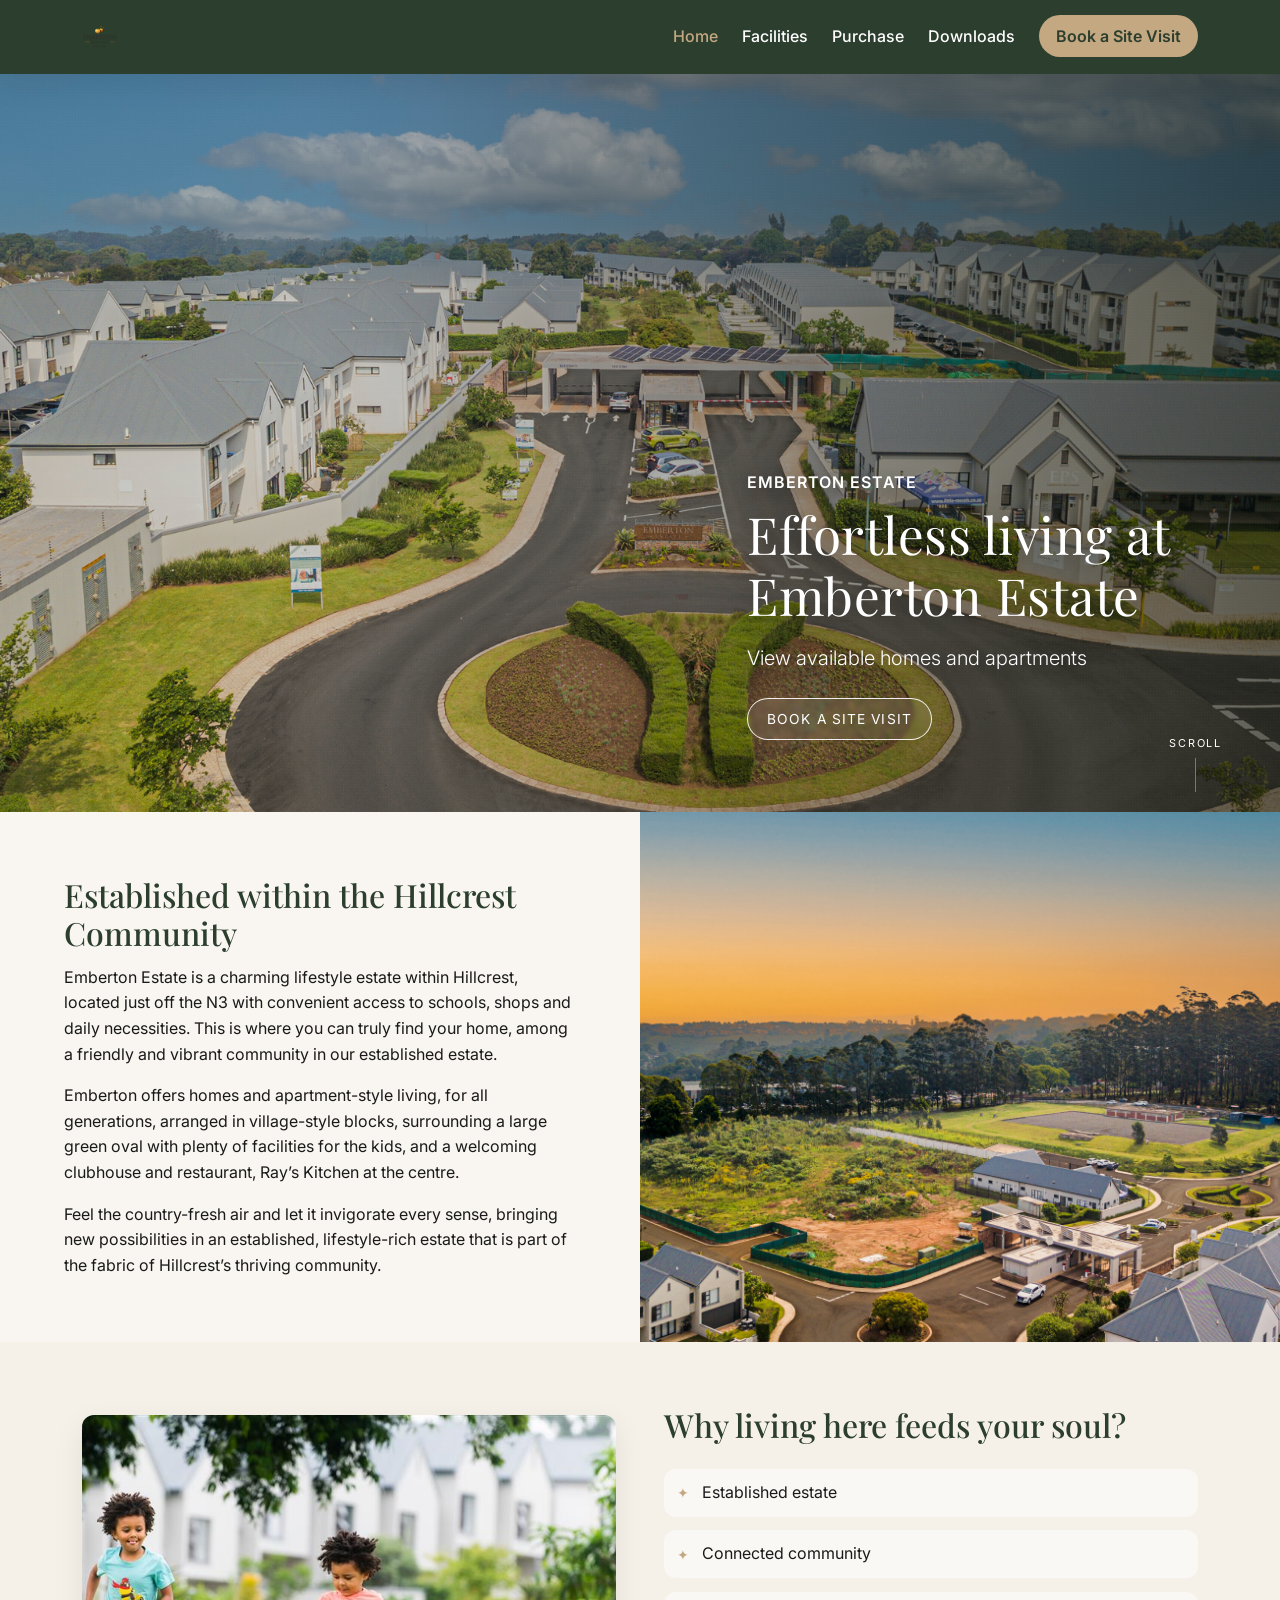
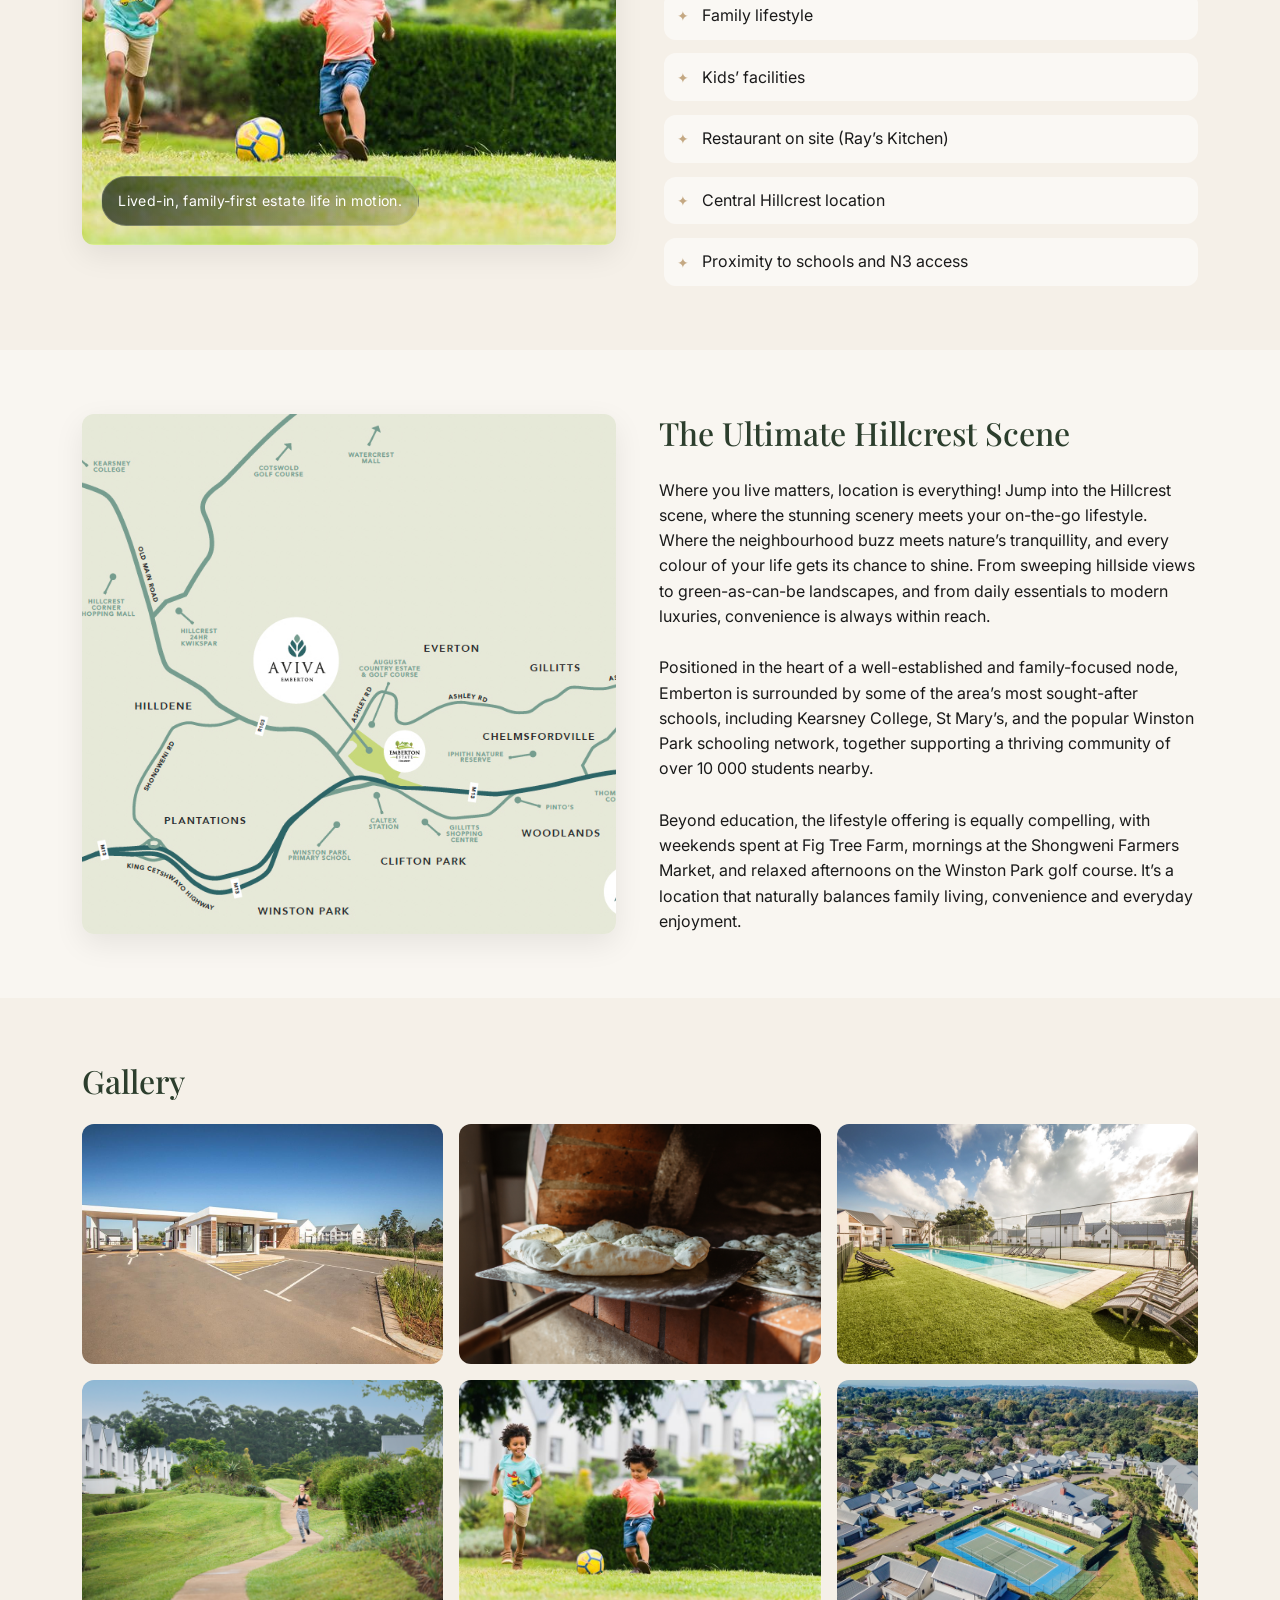
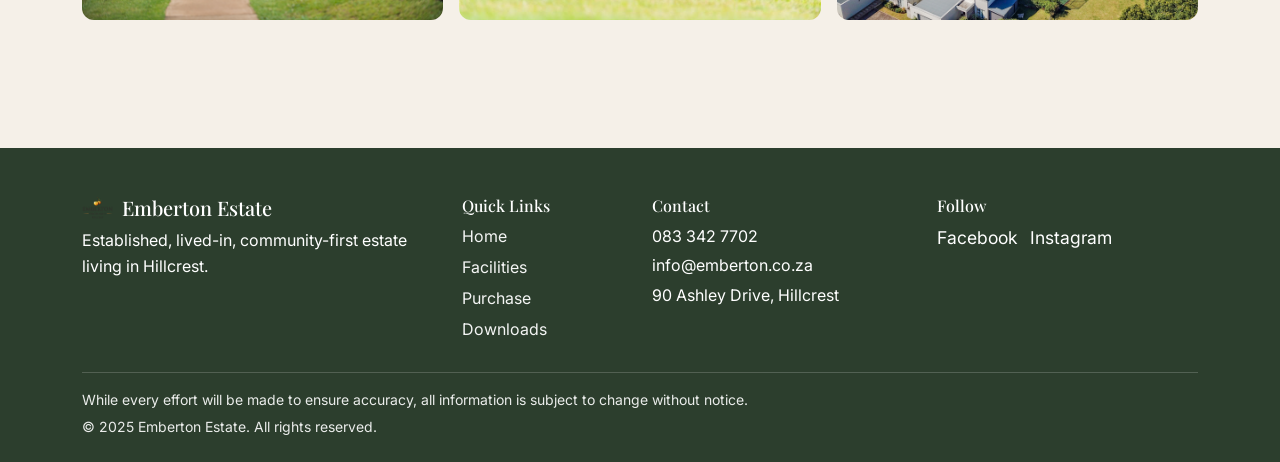
<file: index.html>
<!doctype html>
<html lang="en">
  <head>
    <meta charset="utf-8">
    <meta name="viewport" content="width=device-width, initial-scale=1">
    <meta name="description" content="Emberton Estate in Hillcrest, KwaZulu-Natal.">
    <title>Emberton Estate | Home</title>
    <link rel="icon" type="image/x-icon" href="assets/images/shared/favicon.ico">

    <!-- Google Fonts -->
    <link rel="preconnect" href="https://fonts.googleapis.com">
    <link rel="preconnect" href="https://fonts.gstatic.com" crossorigin>
    <link href="https://fonts.googleapis.com/css2?family=Inter:wght@400;500;600;700&family=Playfair+Display:wght@500;600;700&display=swap" rel="stylesheet">

    <!-- Bootstrap 5 CSS (CDN) -->
    <link href="https://cdn.jsdelivr.net/npm/bootstrap@5.3.3/dist/css/bootstrap.min.css" rel="stylesheet" integrity="sha384-QWTKZyjpPEjISv5WaRU9OFeRpok6YctnYmDr5pNlyT2bRjXh0JMhjY6hW+ALEwIH" crossorigin="anonymous">

    <!-- Project styles -->
    <link rel="stylesheet" href="assets/css/style.css">
  </head>
  <body data-page="home">
    <div class="scroll-progress" id="scrollProgress" aria-hidden="true"></div>
    <!-- Shared navbar mount -->
    <div id="site-navbar-mount"></div>

    <main class="main-shell" id="main-content">
      <!-- HERO: estate-first positioning -->
      <header class="home-hero position-relative">
        <img src="assets/images/home/hero-estate-entrance.jpg" alt="Emberton Estate entrance" class="hero-bg-image">
        <div class="hero-overlay"></div>
        <div class="hero-noise" aria-hidden="true"></div>
        <section class="container hero-content text-white">
          <div class="row justify-content-end">
            <article class="col-lg-6 col-xl-5">
              <p class="hero-kicker mb-2 hero-subtitle">Emberton Estate</p>
              <h1 class="display-5 mb-3 hero-heading">Effortless living at Emberton Estate</h1>
              <p class="lead mb-4 hero-subtitle-delay">View available homes and apartments</p>
              <a class="hero-cta-btn hero-cta-enter" href="#" aria-label="Book a site visit">Book a site visit</a>
            </article>
          </div>
        </section>
        <div class="hero-scroll-indicator" aria-hidden="true">
          <span>Scroll</span>
          <div class="scroll-line"></div>
        </div>
      </header>

      <!-- Main intro copy -->
      <section class="bg-subtle intro-split-section">
        <div class="container-fluid px-0">
          <div class="row g-0 align-items-stretch">
            <article class="col-lg-6 intro-split-copy" data-animate>
              <h2>Established within the Hillcrest Community</h2>
              <p>
                Emberton Estate is a charming lifestyle estate within Hillcrest, located just off the N3 with convenient access to schools, shops and daily necessities. This is where you can truly find your home, among a friendly and vibrant community in our established estate.
              </p>
              <p>
                Emberton offers homes and apartment-style living, for all generations, arranged in village-style blocks, surrounding a large green oval with plenty of facilities for the kids, and a welcoming clubhouse and restaurant, Ray’s Kitchen at the centre.
              </p>
              <p class="mb-0">
                Feel the country-fresh air and let it invigorate every sense, bringing new possibilities in an established, lifestyle-rich estate that is part of the fabric of Hillcrest’s thriving community.
              </p>
            </article>
            <aside class="col-lg-6 intro-split-image-wrap" data-animate>
              <img src="assets/images/home/hero-drone-aerial.jpg" alt="Drone aerial image of Emberton Estate" class="intro-split-image image-reveal">
            </aside>
          </div>
        </div>
      </section>

      <!-- Why Invest / Why live here -->
      <section class="section-padding">
        <div class="container">
          <div class="row g-5 align-items-center luxury-why-wrap">
            <div class="col-lg-6" data-animate>
              <article class="why-visual-card">
                <img src="assets/images/home/gallery-kids-play.jpg" alt="Kids playing in garden" class="why-image rounded-soft shadow-soft image-reveal">
                <div class="why-visual-overlay">
                  <p class="mb-0">Lived-in, family-first estate life in motion.</p>
                </div>
              </article>
            </div>
            <article class="col-lg-6" data-animate>
              <h2 class="mb-4">Why living here feeds your soul?</h2>
              <ul class="why-feature-list">
                <li class="feature-row"><span class="feature-icon">✦</span><span>Established estate</span></li>
                <li class="feature-row"><span class="feature-icon">✦</span><span>Connected community</span></li>
                <li class="feature-row"><span class="feature-icon">✦</span><span>Family lifestyle</span></li>
                <li class="feature-row"><span class="feature-icon">✦</span><span>Kids’ facilities</span></li>
                <li class="feature-row"><span class="feature-icon">✦</span><span>Restaurant on site (Ray’s Kitchen)</span></li>
                <li class="feature-row"><span class="feature-icon">✦</span><span>Central Hillcrest location</span></li>
                <li class="feature-row"><span class="feature-icon">✦</span><span>Proximity to schools and N3 access</span></li>
              </ul>
            </article>
          </div>
        </div>
      </section>

      <!-- Location map and copy -->
      <section class="section-padding bg-subtle" data-animate>
        <div class="container">
          <div class="row g-5 align-items-stretch map-layout">
            <div class="col-lg-6">
              <img src="assets/images/home/location-map.jpg" alt="Map showing Emberton location in Hillcrest" class="rounded-soft shadow-soft image-reveal">
            </div>
            <article class="col-lg-6 map-copy">
              <h2>The Ultimate Hillcrest Scene</h2>
              <p class="map-copy-paragraph">
                Where you live matters, location is everything! Jump into the Hillcrest scene, where the stunning scenery meets your on-the-go lifestyle. Where the neighbourhood buzz meets nature’s tranquillity, and every colour of your life gets its chance to shine. From sweeping hillside views to green-as-can-be landscapes, and from daily essentials to modern luxuries, convenience is always within reach.
              </p>
              <p class="map-copy-paragraph">
                Positioned in the heart of a well-established and family-focused node, Emberton is surrounded by some of the area’s most sought-after schools, including Kearsney College, St Mary’s, and the popular Winston Park schooling network, together supporting a thriving community of over 10 000 students nearby.
              </p>
              <p class="mb-0 map-copy-paragraph">
                Beyond education, the lifestyle offering is equally compelling, with weekends spent at Fig Tree Farm, mornings at the Shongweni Farmers Market, and relaxed afternoons on the Winston Park golf course. It’s a location that naturally balances family living, convenience and everyday enjoyment.
              </p>
            </article>
          </div>
        </div>
      </section>

      <!-- Updated gallery -->
      <section class="section-padding">
        <div class="container">
          <h2 class="mb-4" data-animate>Gallery</h2>
          <div class="home-gallery-grid">
            <img src="assets/images/home/gallery-estate-entrance.jpg" alt="Estate entrance gallery image" class="rounded-soft image-reveal">
            <img src="assets/images/home/gallery-rays-kitchen.jpg" alt="Restaurant social scene at Ray's Kitchen" class="rounded-soft image-reveal">
            <img src="assets/images/home/gallery-pool.jpg" alt="Residents enjoying the pool" class="rounded-soft image-reveal">
            <img src="assets/images/home/gallery-walking-trails.jpg" alt="Walking trails in Emberton Estate" class="rounded-soft image-reveal">
            <img src="assets/images/home/gallery-kids-play.jpg" alt="Families and kids in shared spaces" class="rounded-soft image-reveal">
            <img src="assets/images/home/gallery-drone-aerial.jpg" alt="Aerial view of Emberton Estate" class="rounded-soft image-reveal">
          </div>
        </div>
      </section>
    </main>

    <!-- Shared footer mount -->
    <div id="site-footer-mount"></div>

    <!-- Bootstrap 5 JS Bundle (includes Popper) -->
    <script src="https://cdn.jsdelivr.net/npm/bootstrap@5.3.3/dist/js/bootstrap.bundle.min.js" integrity="sha384-YvpcrYf0tY3lHB60NNkmXc5s9fDVZLESaAA55NDzOxhy9GkcIdslK1eN7N6jIeHz" crossorigin="anonymous"></script>
    <!-- Project scripts -->
    <script src="assets/js/main.js"></script>
  </body>
</html>
</file>
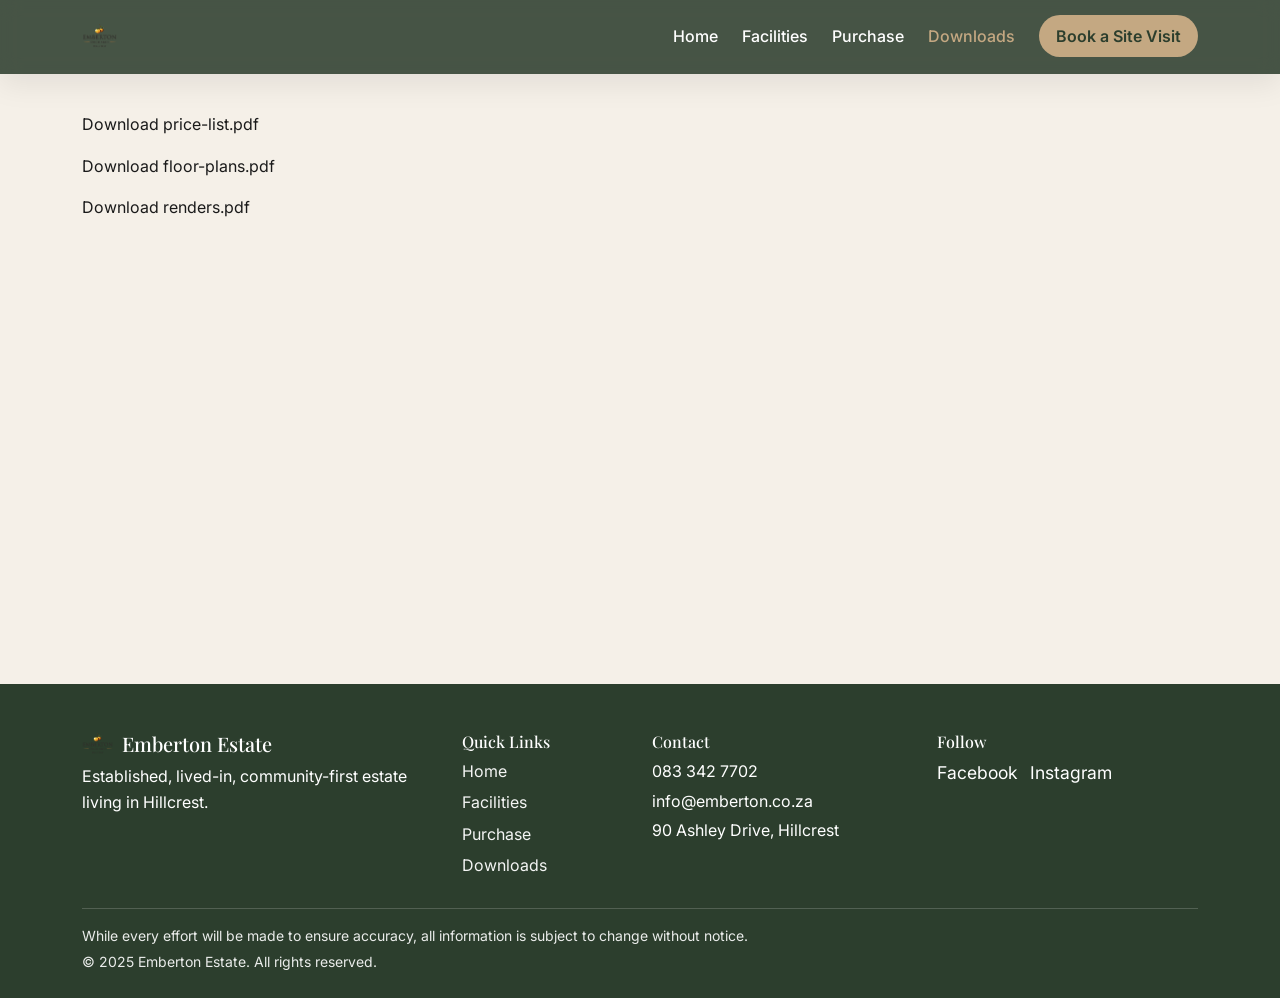
<file: downloads.html>
<!doctype html>
<html lang="en">
  <head>
    <meta charset="utf-8">
    <meta name="viewport" content="width=device-width, initial-scale=1">
    <meta name="description" content="Downloads and documents for Emberton Estate.">
    <title>Emberton Estate | Downloads</title>
    <link rel="icon" type="image/x-icon" href="assets/images/shared/favicon.ico">
    <link rel="preconnect" href="https://fonts.googleapis.com">
    <link rel="preconnect" href="https://fonts.gstatic.com" crossorigin>
    <link href="https://fonts.googleapis.com/css2?family=Inter:wght@400;500;600;700&family=Playfair+Display:wght@500;600;700&display=swap" rel="stylesheet">
    <link href="https://cdn.jsdelivr.net/npm/bootstrap@5.3.3/dist/css/bootstrap.min.css" rel="stylesheet" integrity="sha384-QWTKZyjpPEjISv5WaRU9OFeRpok6YctnYmDr5pNlyT2bRjXh0JMhjY6hW+ALEwIH" crossorigin="anonymous">
    <link rel="stylesheet" href="assets/css/style.css">
  </head>
  <body data-page="downloads">
    <div id="site-navbar-mount"></div>

    <main class="main-shell" id="main-content">
      <!-- Placeholder document links following the agreed naming convention -->
      <section class="container py-4" aria-label="Download placeholders">
        <p><a href="assets/documents/price-list.pdf" download>Download price-list.pdf</a></p>
        <p><a href="assets/documents/floor-plans.pdf" download>Download floor-plans.pdf</a></p>
        <p><a href="assets/documents/renders.pdf" download>Download renders.pdf</a></p>
      </section>
    </main>

    <div id="site-footer-mount"></div>

    <script src="https://cdn.jsdelivr.net/npm/bootstrap@5.3.3/dist/js/bootstrap.bundle.min.js" integrity="sha384-YvpcrYf0tY3lHB60NNkmXc5s9fDVZLESaAA55NDzOxhy9GkcIdslK1eN7N6jIeHz" crossorigin="anonymous"></script>
    <script src="assets/js/main.js"></script>
  </body>
</html>
</file>
<file: assets/css/style.css>
/*
  Emberton Estate Website Shell Styles
  ------------------------------------
  This stylesheet defines:
  - Brand variables
  - Global resets and typography
  - Shared navbar/footer component styles
  - Utility helpers for spacing/layout
*/

:root {
  /* Brand palette (Emberton-led) */
  --color-primary: #2c3e2d;
  --color-secondary: #f5f0e8;
  --color-accent: #c4a882;
  --color-text-dark: #1a1a1a;
  --color-text-light: #ffffff;
  --color-bg-subtle: #f9f6f1;

  /* Supporting tokens */
  --color-border: #e6dfd4;
  --shadow-soft: 0 10px 30px rgba(0, 0, 0, 0.08);
  --radius-sm: 0.5rem;
  --radius-md: 0.75rem;
  --radius-lg: 1rem;

  --font-heading: 'Playfair Display', Georgia, serif;
  --font-body: 'Inter', 'Segoe UI', Roboto, sans-serif;

  --transition-base: 0.3s ease;
  --transition-luxury: 0.6s cubic-bezier(0.22, 1, 0.36, 1);
}

/* Base reset */
*,
*::before,
*::after {
  box-sizing: border-box;
}

html {
  scroll-behavior: smooth; /* Global smooth scroll requirement */
}

body {
  margin: 0;
  font-family: var(--font-body);
  color: var(--color-text-dark);
  background-color: var(--color-secondary);
  line-height: 1.6;
  padding-top: 88px; /* Offset for fixed shared navbar */
}

body[data-page='home'] {
  padding-top: 0;
}

.scroll-progress {
  position: fixed;
  top: 0;
  left: 0;
  height: 3px;
  width: 0%;
  background: linear-gradient(90deg, var(--color-accent), #e6d1b5);
  z-index: 1200;
}

img {
  max-width: 100%;
  height: auto;
  display: block;
}

a {
  color: inherit;
  text-decoration: none;
}

h1,
h2,
h3,
h4,
h5,
h6 {
  font-family: var(--font-heading);
  color: var(--color-primary);
  line-height: 1.2;
  margin-bottom: 0.75rem;
}

p {
  margin-bottom: 1rem;
}

/* Shared component wrappers */
.site-navbar {
  transition: background-color var(--transition-base), box-shadow var(--transition-base), backdrop-filter var(--transition-base);
}

.site-navbar .navbar {
  padding-top: 1rem;
  padding-bottom: 1rem;
}

/* Homepage top state uses a solid high-contrast navbar for readability */
.navbar-home-top {
  background-color: var(--color-primary);
  box-shadow: var(--shadow-soft);
}

/* Inner pages or scrolled state */
.navbar-solid {
  background-color: rgba(32, 49, 33, 0.82);
  backdrop-filter: blur(10px);
  box-shadow: var(--shadow-soft);
}

.brand-logo {
  font-family: var(--font-heading);
  color: var(--color-text-light);
  font-size: 1.35rem;
  letter-spacing: 0.01em;
}

.brand-logo img {
  border-radius: 0.25rem;
  object-fit: cover;
}

.nav-link {
  color: var(--color-text-light);
  font-weight: 500;
  position: relative;
  transition: opacity var(--transition-base), font-weight var(--transition-base);
}

.nav-link::after {
  content: '';
  position: absolute;
  left: 0;
  bottom: -0.2rem;
  width: 100%;
  height: 1px;
  background: var(--color-accent);
  transform: scaleX(0);
  transform-origin: right;
  transition: transform var(--transition-base);
}

.nav-link:hover,
.nav-link:focus {
  color: var(--color-text-light);
  opacity: 0.85;
  font-weight: 600;
}

.nav-link:hover::after,
.nav-link:focus::after {
  transform: scaleX(1);
  transform-origin: left;
}

.nav-link.active {
  color: var(--color-accent) !important;
}

.site-visit-btn {
  background-color: var(--color-accent);
  color: var(--color-primary);
  border: 1px solid transparent;
  font-weight: 600;
  border-radius: 999px;
  padding: 0.6rem 1rem;
  transition: transform var(--transition-base), opacity var(--transition-base);
}

.site-visit-btn:hover,
.site-visit-btn:focus {
  color: var(--color-primary);
  transform: translateY(-1px);
  opacity: 0.95;
}

.navbar-toggler {
  border: 0;
  box-shadow: none !important;
}

.navbar-toggler-icon {
  filter: brightness(0) invert(1);
}

.main-shell {
  min-height: calc(100vh - 88px - 280px);
}

.home-hero {
  min-height: calc(100vh - 88px);
  display: flex;
  align-items: end;
  overflow: hidden;
  background-color: var(--color-primary);
}

.hero-bg-image {
  position: absolute;
  inset: 0;
  width: 100%;
  height: 100%;
  object-fit: cover;
}

.hero-overlay {
  position: absolute;
  inset: 0;
  background: linear-gradient(90deg, rgba(24, 38, 24, 0.15) 25%, rgba(8, 15, 8, 0.6) 100%);
}

.hero-noise {
  position: absolute;
  inset: 0;
  opacity: 0.11;
  background-image: radial-gradient(rgba(255, 255, 255, 0.16) 0.6px, transparent 0.6px);
  background-size: 3px 3px;
  pointer-events: none;
}

.hero-content {
  position: relative;
  z-index: 1;
  padding-top: 6rem;
  padding-bottom: 4.5rem;
}

.hero-content h1 {
  color: var(--color-text-light);
  font-size: clamp(2rem, 4vw, 3.35rem);
  letter-spacing: 0.01em;
  text-wrap: balance;
  text-shadow: 0 6px 28px rgba(0, 0, 0, 0.5);
}

.hero-content .lead {
  text-shadow: 0 4px 18px rgba(0, 0, 0, 0.5);
}

.hero-subtitle {
  animation: heroFadeIn 0.9s var(--transition-luxury) both 0.1s;
}

.hero-heading {
  animation: heroSlideUp 1.1s var(--transition-luxury) both 0.25s;
}

.hero-subtitle-delay {
  animation: heroFadeIn 0.95s var(--transition-luxury) both 0.45s;
}

.hero-kicker {
  font-weight: 600;
  letter-spacing: 0.06em;
  text-transform: uppercase;
  text-shadow: 0 4px 16px rgba(0, 0, 0, 0.45);
}

.hero-cta-btn {
  display: inline-block;
  color: var(--color-text-light);
  border: 1px solid rgba(255, 255, 255, 0.9);
  border-radius: 999px;
  padding: 0.55rem 1.2rem;
  font-size: 0.86rem;
  letter-spacing: 0.08em;
  text-transform: uppercase;
  background-color: rgba(255, 255, 255, 0.08);
  backdrop-filter: blur(2px);
  transition: background-color var(--transition-base), color var(--transition-base), transform var(--transition-base), box-shadow var(--transition-base);
  animation: heroCtaIn 0.95s var(--transition-luxury) both 0.7s;
}

.hero-cta-btn:hover,
.hero-cta-btn:focus {
  background-color: var(--color-text-light);
  color: var(--color-primary);
  transform: translateY(-2px) scale(1.01);
  box-shadow: 0 14px 28px rgba(0, 0, 0, 0.22);
}

.hero-scroll-indicator {
  position: absolute;
  right: 4.5%;
  bottom: 1.25rem;
  z-index: 1;
  color: var(--color-text-light);
  text-transform: uppercase;
  letter-spacing: 0.18em;
  font-size: 0.68rem;
  display: grid;
  justify-items: center;
  gap: 0.35rem;
}

.scroll-line {
  width: 1px;
  height: 34px;
  background: rgba(255, 255, 255, 0.35);
  position: relative;
  overflow: hidden;
}

.scroll-line::after {
  content: '';
  position: absolute;
  left: 0;
  top: -16px;
  width: 1px;
  height: 16px;
  background: var(--color-accent);
  animation: scrollPulse 1.8s ease-in-out infinite;
}

.intro-split-section {
  margin: 0;
}

.intro-split-copy {
  padding: clamp(2rem, 5vw, 5rem);
  display: flex;
  flex-direction: column;
  justify-content: center;
}

.intro-split-image-wrap {
  min-height: 460px;
}

.intro-split-image {
  width: 100%;
  height: 100%;
  min-height: 460px;
  object-fit: cover;
}

.why-image {
  width: 100%;
  min-height: 430px;
  object-fit: cover;
}

.luxury-why-wrap {
  position: relative;
}

.why-visual-card {
  position: relative;
  transform: translateY(-16px);
}

.why-visual-overlay {
  position: absolute;
  left: 1.2rem;
  bottom: 1.2rem;
  color: var(--color-text-light);
  background: linear-gradient(90deg, rgba(26, 38, 26, 0.75), rgba(26, 38, 26, 0.18));
  border: 1px solid rgba(255, 255, 255, 0.22);
  padding: 0.8rem 1rem;
  border-radius: 999px;
  font-size: 0.88rem;
  letter-spacing: 0.03em;
}

.why-feature-list {
  list-style: none;
  padding-left: 0;
  margin: 0;
  display: grid;
  gap: 0.85rem;
}

.map-layout .col-lg-6:first-child img {
  width: 100%;
  height: 100%;
  min-height: 520px;
  object-fit: cover;
}

.map-copy {
  min-height: 520px;
  display: flex;
  flex-direction: column;
  justify-content: space-between;
  padding-left: clamp(0.75rem, 1.5vw, 1.6rem);
}

.map-copy h2 {
  margin-bottom: 1.4rem;
}

.map-copy-paragraph {
  margin-bottom: 1.45rem;
  line-height: 1.58;
}

.feature-row {
  display: flex;
  align-items: center;
  gap: 0.8rem;
  padding: 0.7rem 0.8rem;
  border-radius: var(--radius-md);
  background: rgba(255, 255, 255, 0.55);
  opacity: 0;
  transform: translateY(16px);
  transition: transform var(--transition-luxury), background-color var(--transition-base), opacity var(--transition-luxury);
}

.feature-row.is-visible {
  opacity: 1;
  transform: translateY(0);
}

.feature-row:hover {
  transform: translateX(6px);
  background: rgba(196, 168, 130, 0.18);
}

.feature-icon {
  color: var(--color-accent);
  font-size: 0.9rem;
  display: inline-block;
  animation: breatheBullet 2.4s ease-in-out infinite;
}

.home-gallery-grid {
  display: grid;
  grid-template-columns: repeat(3, minmax(0, 1fr));
  gap: 1rem;
}

.home-gallery-grid img {
  width: 100%;
  height: 240px;
  object-fit: cover;
  transition: transform 0.5s ease, box-shadow 0.5s ease, filter 0.5s ease;
}

.home-gallery-grid img:hover {
  transform: translateY(-4px) scale(1.01);
  box-shadow: var(--shadow-soft);
  filter: saturate(1.08);
}

[data-animate],
.image-reveal {
  opacity: 0;
  transform: translateY(24px);
  transition: opacity 0.8s ease, transform 0.8s ease;
}

[data-animate].is-visible,
.image-reveal.is-visible {
  opacity: 1;
  transform: translateY(0);
}

.image-reveal {
  transform: translateY(24px) scale(0.97);
}

.image-reveal.is-visible {
  transform: translateY(0) scale(1);
}

@keyframes heroFadeIn {
  from { opacity: 0; transform: translateY(12px); }
  to { opacity: 1; transform: translateY(0); }
}

@keyframes heroSlideUp {
  from { opacity: 0; transform: translateY(24px); }
  to { opacity: 1; transform: translateY(0); }
}

@keyframes heroCtaIn {
  from { opacity: 0; transform: translateY(16px) scale(0.95); }
  to { opacity: 1; transform: translateY(0) scale(1); }
}

@keyframes scrollPulse {
  0% { transform: translateY(0); opacity: 0.2; }
  50% { transform: translateY(24px); opacity: 0.9; }
  100% { transform: translateY(48px); opacity: 0; }
}

@keyframes breatheBullet {
  0%, 100% { transform: scale(1); opacity: 0.75; }
  50% { transform: scale(1.28); opacity: 1; }
}

/* Footer */
.site-footer {
  background-color: var(--color-primary);
  color: var(--color-text-light);
  padding: 3rem 0 1.5rem;
  margin-top: 4rem;
}

.site-footer h5,
.site-footer h6 {
  color: var(--color-text-light);
}

.footer-links a {
  display: inline-block;
  margin-bottom: 0.35rem;
  opacity: 0.95;
}

.footer-links a:hover,
.footer-social a:hover {
  opacity: 0.8;
}

.footer-social {
  display: flex;
  gap: 0.75rem;
  margin-top: 0.5rem;
}

.footer-social a {
  font-size: 1.1rem;
}

.footer-disclaimer {
  border-top: 1px solid rgba(255, 255, 255, 0.2);
  margin-top: 1.5rem;
  padding-top: 1rem;
  font-size: 0.875rem;
  opacity: 0.9;
}

/* Utility classes */
.bg-subtle {
  background-color: var(--color-bg-subtle);
}

.section-padding {
  padding: 4rem 0;
}

.text-balance {
  text-wrap: balance;
}

.shadow-soft {
  box-shadow: var(--shadow-soft);
}

.rounded-soft {
  border-radius: var(--radius-md);
}

/* Responsive tweaks */
@media (max-width: 991.98px) {
  body {
    padding-top: 80px;
  }

  body[data-page='home'] {
    padding-top: 0;
  }

  .site-navbar .navbar-collapse {
    background-color: var(--color-primary);
    margin-top: 0.75rem;
    border-radius: var(--radius-md);
    padding: 1rem;
  }

  .site-visit-btn {
    width: 100%;
    text-align: center;
    margin-top: 0.5rem;
  }

  .main-shell {
    min-height: calc(100vh - 80px - 310px);
  }

  .home-hero {
    min-height: calc(100vh - 80px);
  }

  .hero-content {
    padding-top: 4.5rem;
    padding-bottom: 3rem;
  }

  .home-gallery-grid {
    grid-template-columns: repeat(2, minmax(0, 1fr));
  }

  .intro-split-image-wrap,
  .intro-split-image {
    min-height: 320px;
  }

  .why-image {
    min-height: 300px;
  }

  .map-layout .col-lg-6:first-child img,
  .map-copy {
    min-height: auto;
  }

  .map-copy {
    padding-left: 0.2rem;
  }

  .hero-scroll-indicator {
    display: none;
  }
}

@media (max-width: 575.98px) {
  .home-gallery-grid {
    grid-template-columns: 1fr;
  }
}
</file>
